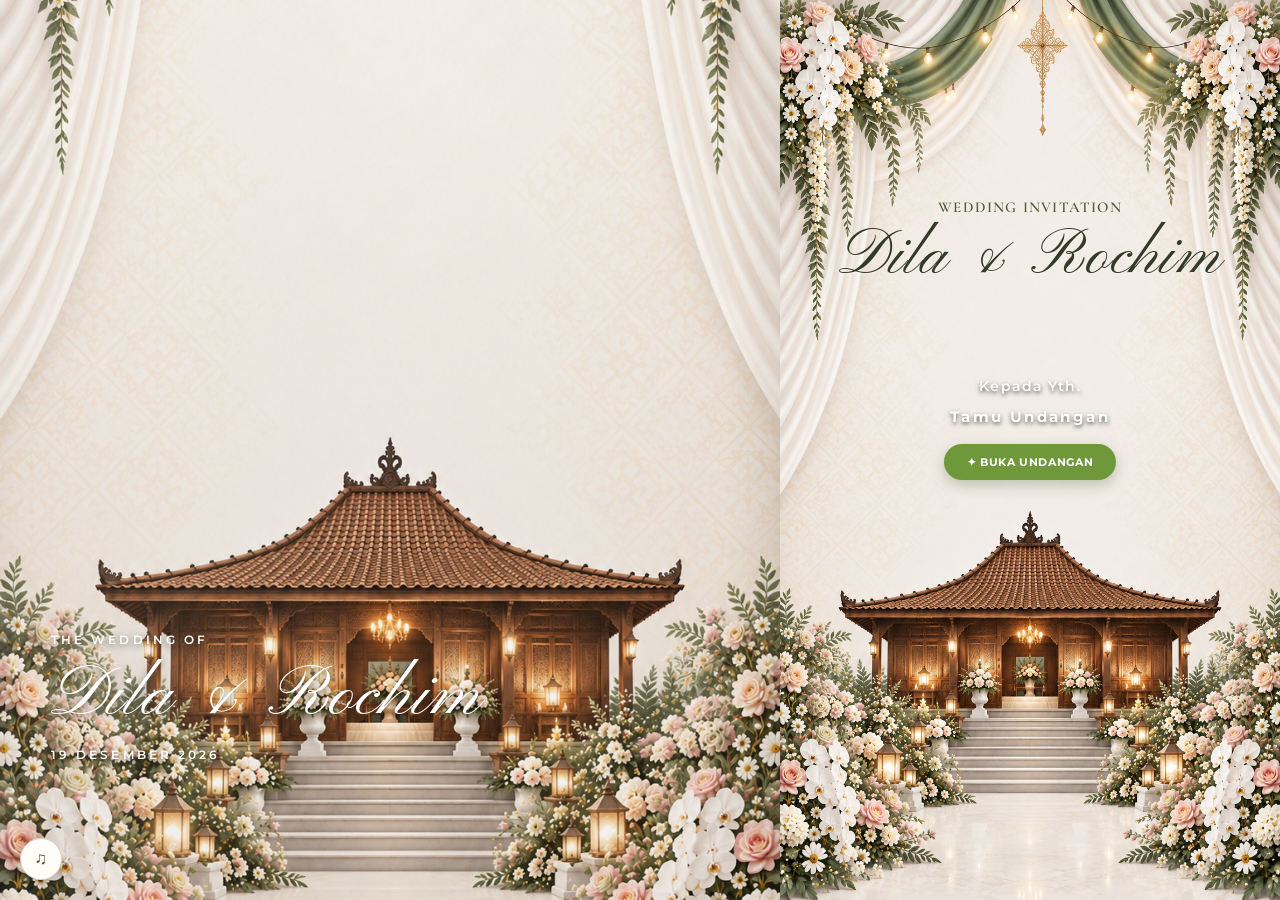
<file: index.html>
<!doctype html>
<html lang="id">
<head>
  <meta charset="UTF-8">
  <meta name="viewport" content="width=device-width, initial-scale=1.0">
  <meta name="description" content="Undangan pernikahan Dila dan Rochim">
  <title>Dila & Rochim — Wedding Invitation</title>
  <link rel="preconnect" href="https://fonts.googleapis.com">
  <link rel="preconnect" href="https://fonts.gstatic.com" crossorigin>
  <link href="https://fonts.googleapis.com/css2?family=Amiri:wght@400;700&family=Cormorant+Garamond:wght@400;500;600;700&family=Great+Vibes&family=Montserrat:wght@400;500;600;700&family=Pinyon+Script&display=swap" rel="stylesheet">
  <link rel="stylesheet" href="styles.css">
</head>
<body class="locked">
  <aside class="desktop-cover" aria-hidden="true">
    <div class="grain"></div>
    <div class="cover-copy">
      <p class="eyebrow">THE WEDDING OF</p>
      <h1>Dila <span>&</span> Rochim</h1>
      <p class="date">19 DESEMBER 2026</p>
    </div>
  </aside>

  <main class="invitation" id="invitation">
    <section class="opening" id="opening">
      <div class="opening-inner">
        <p class="eyebrow">WEDDING INVITATION</p>
        <h2>Dila <span>&</span> Rochim</h2>
        <div class="guest">
          <p>Kepada Yth.</p>
          <strong id="guest-name">Tamu Undangan</strong>
        </div>
        <button class="pill" id="open-invitation" type="button">✦ BUKA UNDANGAN</button>
      </div>
    </section>

    <div class="content" id="content" aria-hidden="true">
      <section class="hero section hero-motion">
        <div class="arch arch-photo photo-one" role="img" aria-label="Video pembuka pernikahan">
          <video muted playsinline preload="auto" poster="assets/reference/JAWA-03-FALLBACK.jpg">
            <source src="assets/reference/3D-Motion-Jawa-03.mp4" type="video/mp4">
          </video>
        </div>
        <div class="hero-copy">
          <p class="eyebrow">THE WEDDING OF</p>
          <h2>Dila <span>&</span> Rochim</h2>
          <p class="date">19 DESEMBER 2026</p>
          <p class="intro">Dengan penuh rasa syukur, kami mengundang Anda untuk hadir dan menjadi bagian dari hari bahagia kami.</p>
        </div>
      </section>

      <section class="couple section warm">
        <p class="script">Bride & Groom</p>
        <article>
          <div class="portrait portrait-woman" aria-hidden="true"></div>
          <p class="role">THE BRIDE</p>
          <h3>Dila</h3>
          <p>Dila</p>
        </article>
        <div class="ampersand">&</div>
        <article>
          <div class="portrait portrait-man" aria-hidden="true"></div>
          <p class="role">THE GROOM</p>
          <h3>Rochim</h3>
          <p>Rochim</p>
        </article>
      </section>

      <section class="story section warm">
        <img class="section-divider" src="assets/reference/aset-divider-tema-jawa-03.png" alt="" aria-hidden="true">
        <p class="script">Our Story</p>
        <h3>Perjalanan Cinta Kami</h3>
        <div class="story-copy">
          <p>Jika mencintai adalah sebuah perjalanan, maka takdir menuliskan awal kisah kami dengan begitu indah. Pada Juni 2022, semesta mempertemukan kami di sebuah lembaga pendidikan—tempat mimpi-mimpi dikejar dan, tanpa kami sangka, tempat dua hati mulai saling mengenal. Dari percakapan sederhana, tumbuh rasa yang perlahan kami jaga dengan doa dan kesungguhan.</p>
          <p>Waktu mengajarkan kami arti sabar, percaya, dan bertumbuh bersama. Setelah melewati berbagai cerita, pada 4 April 2026 kami mengikat janji lamaran di hadapan keluarga tercinta. Hari itu menjadi langkah baru yang membawa kami semakin dekat menuju satu tujuan dan satu ibadah terpanjang.</p>
          <p>Atas izin dan rida Allah SWT, pada 19 Desember 2026 kami akan melabuhkan hati dalam ikatan suci pernikahan. Merupakan kebahagiaan dan kehormatan bagi kami apabila Bapak/Ibu/Saudara/i berkenan hadir serta mengiringi awal perjalanan kami dengan doa restu.</p>
        </div>
      </section>

      <section class="quote section">
        <img class="section-divider" src="assets/reference/aset-divider-tema-jawa-03.png" alt="" aria-hidden="true">
        <div class="line-ornament">✦</div>
        <p class="arabic" lang="ar" dir="rtl">وَمِنْ اٰيٰتِهٖٓ اَنْ خَلَقَ لَكُمْ مِّنْ اَنْفُسِكُمْ اَزْوَاجًا لِّتَسْكُنُوْٓا اِلَيْهَا وَجَعَلَ بَيْنَكُمْ مَّوَدَّةً وَّرَحْمَةًۗ اِنَّ فِيْ ذٰلِكَ لَاٰيٰتٍ لِّقَوْمٍ يَّتَفَكَّرُوْنَ ۝٢١</p>
        <p class="translation">“Di antara tanda-tanda (kebesaran)-Nya ialah bahwa Dia menciptakan pasangan-pasangan untukmu dari (jenis) dirimu sendiri agar kamu merasa tenteram kepadanya. Dia menjadikan di antaramu rasa cinta dan kasih sayang. Sesungguhnya pada yang demikian itu benar-benar terdapat tanda-tanda (kebesaran Allah) bagi kaum yang berpikir.”</p>
        <span>QS. Ar-Rum: 21</span>
      </section>

      <section class="event section warm">
        <img class="section-divider" src="assets/reference/aset-divider-tema-jawa-03.png" alt="" aria-hidden="true">
        <p class="script">Wedding Event</p>
        <h3>Save The Date</h3>
        <div class="countdown" id="countdown">
          <div><b id="days">00</b><span>Hari</span></div>
          <div><b id="hours">00</b><span>Jam</span></div>
          <div><b id="minutes">00</b><span>Menit</span></div>
          <div><b id="seconds">00</b><span>Detik</span></div>
        </div>
        <div class="event-card">
          <p class="role">AKAD NIKAH & RESEPSI</p>
          <h4>Sabtu, 19 Desember 2026</h4>
          <p>Akad Nikah · 08.00 WIB</p>
          <p>Resepsi · 09.00 WIB</p>
          <hr>
          <p>Masjid Suciati Saliman</p>
          <a class="pill outline" href="https://www.google.com/maps/search/?api=1&amp;query=Masjid+Suciati+Saliman" target="_blank" rel="noreferrer">LIHAT LOKASI</a>
        </div>
      </section>

      <section class="checkin section">
        <img class="section-divider" src="assets/reference/aset-divider-tema-jawa-03.png" alt="" aria-hidden="true">
        <p class="script">Wedding Check-in</p>
        <h3>Scan Saat Hadir</h3>
        <p class="checkin-intro">Tunjukkan QR code ini kepada petugas ketika tiba di lokasi acara.</p>
        <div class="qr-card">
          <div id="guest-qr" class="guest-qr" role="img" aria-label="QR code check-in tamu"></div>
          <p class="qr-guest" id="qr-guest-name">Tamu Undangan</p>
          <span>19 Desember 2026 · Masjid Suciati Saliman</span>
        </div>
      </section>

      <section class="gallery section">
        <img class="section-divider" src="assets/reference/kembar-mayang-coklat.png" alt="" aria-hidden="true">
        <p class="script">Our Moments</p>
        <h3>Love Gallery</h3>
        <div class="gallery-grid">
          <div class="gallery-item g1"></div><div class="gallery-item g2"></div>
          <div class="gallery-item g3"></div><div class="gallery-item g4"></div>
        </div>
      </section>

      <section class="rsvp section warm">
        <img class="section-divider" src="assets/reference/aset-divider-tema-jawa-03.png" alt="" aria-hidden="true">
        <p class="script">Best Wishes</p>
        <h3>Ucapan & Doa</h3>
        <form id="wish-form">
          <label>Nama<input id="name" type="text" required placeholder="Nama Anda"></label>
          <label>Konfirmasi Kehadiran<select id="attendance"><option>Hadir</option><option>Tidak dapat hadir</option></select></label>
          <label>Ucapan<textarea id="message" required rows="4" placeholder="Tulis ucapan terbaik..."></textarea></label>
          <button class="pill" type="submit">KIRIM UCAPAN</button>
        </form>
        <div id="wishes" class="wishes" aria-live="polite"></div>
      </section>

      <footer>
        <p>Merupakan suatu kehormatan dan kebahagiaan bagi kami apabila Anda berkenan hadir.</p>
        <h3>Dila <span>&</span> Rochim</h3>
        <small>Made with love · 2026</small>
        <a class="provider" href="https://pantoo.id" target="_blank" rel="noopener noreferrer">Provided by pantoo.id</a>
      </footer>
    </div>
  </main>

  <button class="music" id="music" type="button" aria-label="Putar musik">♫</button>
  <audio id="song" src="assets/reference/JALARANING%20TRESNA%20-%20WORO%20ENDAH%20FT%20ILHAM%20PRADANA%20%28KERONCONG%20VERSION%29%20%20HAI%20KERONCONG.mp3" preload="auto" loop></audio>
  <script src="assets/vendor/qrcode.min.js"></script>
  <script src="script.js"></script>
</body>
</html>
</file>
<file: styles.css>
:root{--ivory:#f7f4ed;--cream:#e9e1d3;--brown:#61351f;--gold:#9b6a37;--ink:#402719;--white:#fff;--sans:"Montserrat",sans-serif;--serif:"Cormorant Garamond",serif}
.invitation{overflow-x:hidden}
.opening{transition:opacity .5s ease}.opening.cover-closing{opacity:0;pointer-events:none}
.animated{animation-duration:1.25s;animation-fill-mode:both}.animated-slow{animation-duration:2s}.is-waiting{visibility:hidden}.is-animated{visibility:visible}
@keyframes fadeIn{from{opacity:0}to{opacity:1}}
@keyframes fadeInUp{from{opacity:0;transform:translate3d(0,100%,0)}to{opacity:1;transform:none}}
@keyframes fadeInDown{from{opacity:0;transform:translate3d(0,-100%,0)}to{opacity:1;transform:none}}
@keyframes fadeInLeft{from{opacity:0;transform:translate3d(-100%,0,0)}to{opacity:1;transform:none}}
@keyframes zoomIn{from{opacity:0;transform:scale3d(.3,.3,.3)}50%{opacity:1}}
@keyframes slideInUp{from{visibility:visible;transform:translate3d(0,100%,0)}to{transform:translateZ(0)}}
@keyframes rotateInDownRight{from{opacity:0;transform-origin:right bottom;transform:rotate3d(0,0,1,45deg)}to{opacity:1;transform-origin:right bottom;transform:none}}
@keyframes rotateInDownLeft{from{opacity:0;transform-origin:left bottom;transform:rotate3d(0,0,1,-45deg)}to{opacity:1;transform-origin:left bottom;transform:none}}
.fadeIn{animation-name:fadeIn}.fadeInUp{animation-name:fadeInUp}.fadeInDown{animation-name:fadeInDown}.fadeInLeft{animation-name:fadeInLeft}.zoomIn{animation-name:zoomIn}.slideInUp{animation-name:slideInUp}.rotateInDownRight{animation-name:rotateInDownRight}.rotateInDownLeft{animation-name:rotateInDownLeft}
.opening .eyebrow,.opening h2,.opening .guest{animation:zoomIn 1.25s both}.opening h2{animation-delay:.1s}.opening .guest{animation-delay:.15s}.opening .pill{animation:fadeInUp 1.25s .2s both}
.couple:before,.couple:after{content:"";position:absolute;width:130px;height:210px;background:url("assets/reference/BUNGA-JAWA-03.png") center/contain no-repeat;pointer-events:none;animation:goyang 5s ease-in-out infinite alternate;transform-origin:bottom center}.couple:before{left:-55px;top:12%;}.couple:after{right:-55px;bottom:10%;transform:scaleX(-1)}
@keyframes goyang{0%{rotate:-3deg}100%{rotate:3deg}}
.desktop-cover{background-image:linear-gradient(rgba(241,232,214,.08),rgba(111,76,43,.08)),url("assets/reference/backgorund-desktop-jawa-03.png");background-size:cover;background-position:center bottom}
.desktop-cover:before{background:linear-gradient(90deg,rgba(255,255,255,.06),transparent 55%)}
.opening{background-image:linear-gradient(rgba(255,255,255,.68),rgba(255,255,255,.76)),url("assets/reference/JAWA-03-FALLBACK.jpg");background-size:cover;background-position:center}.opening:before,.opening:after{display:none}
.hero{background-image:linear-gradient(rgba(247,244,237,.5),rgba(247,244,237,.86)),url("assets/reference/paper-plos-p-1.jpg");background-size:cover;background-position:center}
.arch{overflow:hidden;background:url("assets/reference/JAWA-03-FALLBACK.jpg") center/cover no-repeat}.arch video{width:100%;height:100%;display:block;object-fit:cover}
.couple{background-image:linear-gradient(rgba(246,239,226,.55),rgba(246,239,226,.66)),url("assets/reference/backgorund-mempelai-min.png");background-size:cover;background-position:center top}
.quote{background-image:linear-gradient(rgba(63,37,21,.46),rgba(63,37,21,.56)),url("assets/reference/background-ayat-jawa-03-min.png");background-size:cover;background-position:center}
.event{background-image:linear-gradient(rgba(241,231,213,.62),rgba(241,231,213,.72)),url("assets/reference/background-acara-jawa-03.jpg");background-size:cover;background-position:center top;background-attachment:local}
.gallery{background-image:linear-gradient(rgba(247,244,237,.63),rgba(247,244,237,.73)),url("assets/reference/background-wedding-gift-jawa-03-1.png");background-size:cover;background-position:center}
.rsvp{background-image:linear-gradient(rgba(241,231,213,.68),rgba(241,231,213,.76)),url("assets/reference/background-wishes-jawa-03-1.png");background-size:cover;background-position:center}
footer{background-image:linear-gradient(rgba(68,40,23,.52),rgba(68,40,23,.7)),url("assets/reference/background-closing-jawa-03.jpg");background-size:cover;background-position:center bottom;min-height:620px;display:flex;flex-direction:column;justify-content:center}
.section-divider{display:block;width:132px;max-height:82px;object-fit:contain;margin:-35px auto 28px}.gallery .section-divider{width:90px;max-height:120px}
.gallery-item{box-shadow:inset 0 0 0 1px rgba(255,255,255,.28)}.g1{background-image:url("assets/reference/backgorund-desktop-jawa-03.png");background-position:center}.g2{background-image:url("assets/reference/JAWA-03-FALLBACK.jpg")}.g3{background-image:url("assets/reference/background-acara-jawa-03.jpg")}.g4{background-image:url("assets/reference/background-closing-jawa-03.jpg")}
*{box-sizing:border-box}html{scroll-behavior:smooth}body{margin:0;background:#d7d3cd;color:var(--ink);font-family:var(--sans);font-size:14px;letter-spacing:.03em}.locked{overflow:hidden}.desktop-cover,.invitation{position:fixed;top:0;bottom:0}.desktop-cover{left:0;width:calc(100% - 500px);overflow:hidden;background:linear-gradient(180deg,#bdbcb9 0%,#d6d1c8 62%,#e7dfd1 100%)}.desktop-cover:before{content:"";position:absolute;inset:0;background:radial-gradient(circle at 15% 5%,rgba(255,255,255,.38),transparent 28%),linear-gradient(115deg,transparent 50%,rgba(255,255,255,.18));}.grain{position:absolute;inset:0;opacity:.17;background-image:url("data:image/svg+xml,%3Csvg viewBox='0 0 180 180' xmlns='http://www.w3.org/2000/svg'%3E%3Cfilter id='n'%3E%3CfeTurbulence type='fractalNoise' baseFrequency='.8' numOctaves='3' stitchTiles='stitch'/%3E%3C/filter%3E%3Crect width='100%25' height='100%25' filter='url(%23n)' opacity='.22'/%3E%3C/svg%3E")}.cover-copy{position:absolute;left:6.5%;bottom:14%;z-index:1}.eyebrow,.date,.role{font-size:12px;letter-spacing:.26em}.cover-copy h1,.opening h2,.hero h2{font:500 clamp(46px,5vw,68px)/1 var(--serif);margin:14px 0}.cover-copy h1 span,.opening h2 span,.hero h2 span,footer h3 span{font-style:italic}.invitation{right:0;width:500px;overflow-y:auto;background:var(--ivory);box-shadow:-15px 0 40px rgba(45,28,15,.08)}.opening{height:100vh;min-height:620px;display:grid;place-items:center;text-align:center;position:relative;background:linear-gradient(rgba(255,255,255,.78),rgba(255,255,255,.88)),radial-gradient(ellipse at 70% 20%,#ddd4c6,transparent 48%),var(--ivory)}.opening:before,.opening:after{content:"";position:absolute;width:170px;height:260px;border:1px solid rgba(97,53,31,.13);border-radius:50% 50% 0 0}.opening:before{left:-80px;top:70px;transform:rotate(20deg)}.opening:after{right:-100px;bottom:35px;transform:rotate(-25deg)}.opening-inner{z-index:1}.opening h2{font-size:52px}.guest{margin:85px 0 20px}.guest p{margin:0 0 12px}.guest strong{font-size:15px;letter-spacing:.16em}.pill{border:0;border-radius:99px;padding:13px 24px;background:var(--gold);color:#fff;font:600 11px var(--sans);letter-spacing:.06em;cursor:pointer;transition:.25s}.pill:hover{transform:translateY(-2px);filter:brightness(.94)}.content{display:none}.content.revealed{display:block}.section{padding:76px 42px;text-align:center;position:relative}.warm{background:var(--cream)}.hero{min-height:100vh;padding-top:55px}.arch{width:78%;height:420px;margin:0 auto 35px;border-radius:220px 220px 8px 8px;box-shadow:0 18px 45px rgba(65,39,24,.18)}.photo-one{background:linear-gradient(180deg,transparent 30%,rgba(36,24,18,.45)),radial-gradient(circle at 53% 45%,#d7bca3 0 6%,transparent 7%),linear-gradient(115deg,#9c856e,#ddd1c0 48%,#79614e)}.hero h2{font-size:50px}.intro{line-height:1.9;max-width:360px;margin:28px auto}.script{font:italic 25px var(--serif);margin:0 0 6px}.section h3{font:500 38px var(--serif);margin:8px 0 28px}.couple article p{margin:7px}.portrait{width:190px;height:230px;margin:25px auto;border-radius:95px 95px 8px 8px;background:#b8a18b}.portrait-man{background:radial-gradient(circle at 50% 34%,#d2aa8d 0 13%,transparent 14%),linear-gradient(150deg,#4c433d 35%,#b69a83)}.portrait-woman{background:radial-gradient(circle at 50% 34%,#d7ad92 0 13%,transparent 14%),linear-gradient(35deg,#d8c3ad 35%,#77675d)}.couple h3{font-size:42px;margin:0}.ampersand{font:italic 46px var(--serif);margin:26px}.quote{background:var(--brown);color:#fff;padding-block:86px}.quote p{font:24px/1.55 var(--serif);max-width:390px;margin:25px auto}.quote span{font-size:11px;letter-spacing:.2em}.line-ornament:before,.line-ornament:after{content:"";display:inline-block;width:80px;height:1px;background:#b9926b;vertical-align:middle;margin:0 15px}.countdown{display:grid;grid-template-columns:repeat(4,1fr);gap:8px;margin:25px 0 38px}.countdown div{padding:14px 5px;border:1px solid rgba(97,53,31,.24)}.countdown b{display:block;font:500 28px var(--serif)}.countdown span{font-size:9px;text-transform:uppercase}.event-card{background:rgba(255,255,255,.55);padding:28px 24px;margin:14px 0;border:1px solid rgba(97,53,31,.15)}.event-card h4{font:500 25px var(--serif);margin:14px}.event-card p{line-height:1.8}.event-card hr{border:0;border-top:1px solid rgba(97,53,31,.16);margin:20px}.outline{display:inline-block;margin-top:12px;text-decoration:none}.gallery-grid{display:grid;grid-template-columns:1fr 1fr;gap:8px}.gallery-item{height:230px;background-size:cover;background-position:center}.g1{grid-row:span 2;height:468px;background:linear-gradient(20deg,rgba(59,39,27,.25),transparent),linear-gradient(135deg,#cbb59e,#745e4e)}.g2{background:linear-gradient(35deg,#796658,#d8c5af)}.g3{background:linear-gradient(150deg,#ae927c,#eadfd1)}.g4{grid-column:span 2;background:linear-gradient(100deg,#d9c7b5,#816b58)}form{display:grid;gap:15px;text-align:left}label{font-size:11px;letter-spacing:.08em}input,select,textarea{width:100%;margin-top:7px;border:1px solid rgba(97,53,31,.22);background:#faf8f2;padding:13px;font:13px var(--sans);color:var(--ink);outline:none}input:focus,select:focus,textarea:focus{border-color:var(--gold)}textarea{resize:vertical}.wishes{margin-top:25px;text-align:left}.wish{background:rgba(255,255,255,.5);padding:14px;margin:8px 0;border-left:3px solid var(--gold);line-height:1.55}.wish b{display:block;margin-bottom:4px}footer{background:var(--brown);color:#fff;text-align:center;padding:70px 40px}footer p{line-height:1.8}footer h3{font:500 37px var(--serif);margin:28px 0}.music{position:fixed;left:20px;bottom:20px;width:42px;height:42px;border:0;border-radius:50%;background:white;color:var(--brown);font-size:17px;z-index:10;box-shadow:0 5px 16px #0002;cursor:pointer}.music.playing{animation:spin 4s linear infinite}@keyframes spin{to{transform:rotate(360deg)}}
@media(max-width:900px){.desktop-cover{display:none}.invitation{left:0;width:100%;max-width:520px;margin:auto}.section{padding-inline:28px}.music{left:auto;right:18px}.arch{height:390px}}
@media(max-width:390px){.opening h2,.hero h2{font-size:43px}.guest{margin-top:70px}.arch{width:88%;height:360px}.section{padding-inline:22px}.countdown b{font-size:23px}}

/* Local Leafitation assets — kept last so component defaults cannot override them. */
.desktop-cover{background:linear-gradient(rgba(241,232,214,.08),rgba(111,76,43,.08)),url("assets/reference/backgorund-desktop-jawa-03.png") center bottom/cover no-repeat}.desktop-cover:before{background:linear-gradient(90deg,rgba(255,255,255,.06),transparent 55%)}
.opening{background:linear-gradient(rgba(255,255,255,.18),rgba(255,255,255,.3)),url("assets/reference/JAWA-03-FALLBACK.jpg") center/cover no-repeat}.opening:before,.opening:after{display:none}
.hero{background:linear-gradient(rgba(247,244,237,.5),rgba(247,244,237,.86)),url("assets/reference/paper-plos-p-1.jpg") center/cover no-repeat}.arch.photo-one{overflow:hidden;background:url("assets/reference/JAWA-03-FALLBACK.jpg") center/cover no-repeat}.arch video{width:100%;height:100%;display:block;object-fit:cover}
.couple.warm{background:linear-gradient(rgba(246,239,226,.55),rgba(246,239,226,.66)),url("assets/reference/backgorund-mempelai-min.png") center top/cover no-repeat}
.quote{background:linear-gradient(rgba(63,37,21,.46),rgba(63,37,21,.56)),url("assets/reference/background-ayat-jawa-03-min.png") center/cover no-repeat}
.event.warm{background:linear-gradient(rgba(241,231,213,.62),rgba(241,231,213,.72)),url("assets/reference/background-acara-jawa-03.jpg") center top/cover no-repeat}
.gallery{background:linear-gradient(rgba(247,244,237,.63),rgba(247,244,237,.73)),url("assets/reference/background-wedding-gift-jawa-03-1.png") center/cover no-repeat}
.rsvp.warm{background:linear-gradient(rgba(241,231,213,.68),rgba(241,231,213,.76)),url("assets/reference/background-wishes-jawa-03-1.png") center/cover no-repeat}
footer{background:linear-gradient(rgba(68,40,23,.52),rgba(68,40,23,.7)),url("assets/reference/background-closing-jawa-03.jpg") center bottom/cover no-repeat;min-height:620px;display:flex;flex-direction:column;justify-content:center}
.g1{background-image:url("assets/reference/backgorund-desktop-jawa-03.png")}.g2{background-image:url("assets/reference/JAWA-03-FALLBACK.jpg")}.g3{background-image:url("assets/reference/background-acara-jawa-03.jpg")}.g4{background-image:url("assets/reference/background-closing-jawa-03.jpg")}
.hero-motion{height:100vh;min-height:620px;padding:0;overflow:hidden;background:#efe5d4}.hero-motion .arch{position:absolute;inset:0;width:100%;height:100%;margin:0;border-radius:0;box-shadow:none}.hero-motion .arch video{width:100%;height:100%;object-fit:cover;object-position:center}.hero-copy{position:absolute;z-index:2;left:0;right:0;bottom:5%;padding:50px 34px 28px;background:linear-gradient(transparent,rgba(247,244,237,.86) 42%,rgba(247,244,237,.96))}.hero-motion .hero-copy h2{margin:8px 0}.hero-motion .intro{margin:16px auto 0}
@media(max-width:900px){.hero-motion{height:100svh;min-height:600px}.hero-motion .arch{height:100%}}
.desktop-cover:after{content:"";position:absolute;z-index:2;inset:0;background:rgba(24,15,9,.62);opacity:0;pointer-events:none;transition:opacity 1s ease}.invitation-open .desktop-cover:after{opacity:1}.desktop-cover .cover-copy{transition:filter 1s ease,opacity 1s ease}.invitation-open .desktop-cover .cover-copy{filter:brightness(.62);opacity:.72}
.hero-motion .hero-copy{top:58%;bottom:auto;transform:translateY(-50%);padding:0 34px;background:none}.hero-motion .hero-copy h2{font-size:34px;text-transform:uppercase}.hero-motion .hero-copy .date{display:none}.hero-motion .intro{display:none}
@media(max-width:900px){.hero-motion .hero-copy{top:58%;bottom:auto;padding:0 28px}}
.opening{display:block;background:url("assets/reference/backgorund-desktop-jawa-03.png") center center/cover no-repeat}.opening-inner{position:absolute;z-index:1;top:22%;left:24px;right:24px}.opening .eyebrow{font-family:var(--serif);font-size:15px;letter-spacing:.08em;margin:0}.opening h2{font-size:56px;line-height:.95;margin:12px 0;color:#542b19}.opening .guest{margin:88px 0 18px}.opening .guest p{font-size:14px;font-weight:600;letter-spacing:.08em}.opening .guest strong{font-size:15px}.opening .pill{padding:11px 23px;background:#8a512a;font-size:11px;box-shadow:0 3px 8px rgba(63,35,19,.12)}
@media(max-width:520px){.opening-inner{top:22%}.opening h2{font-size:48px}.opening .guest{margin-top:82px}}

/* Olive green theme inspired by the supplied reference. */
:root{--ivory:#fbf8ef;--cream:#eef0df;--brown:#4f5832;--gold:#a98651;--ink:#4d5534;--white:#fff}
body{background:#c9cbbd;color:var(--ink)}
.desktop-cover{background-color:#7d845a;background-blend-mode:soft-light,normal}
.desktop-cover:after{background:rgba(25,31,15,.66)}
.cover-copy,.opening-inner,.hero-copy{color:#4f5832}.cover-copy h1,.opening h2,.hero h2{color:#4f5832}
.opening{background-color:#a7ad81;background-blend-mode:soft-light}.opening .pill,.pill{background:#777f4f;color:#fff}.opening .pill{background:#777f4f;box-shadow:0 4px 12px rgba(58,67,35,.2)}.pill:hover{background:#687044}
.music{color:#667044;background:#fffdf5;box-shadow:0 5px 16px rgba(45,55,27,.25)}
.hero{background-color:#eef0df;background-blend-mode:screen}.hero-motion{background:#e8ead8}
.couple.warm{background-color:#dce0c7;background-blend-mode:soft-light}.couple:before,.couple:after{filter:hue-rotate(42deg) saturate(.75)}
.quote{background:linear-gradient(rgba(46,57,28,.58),rgba(46,57,28,.7)),url("assets/reference/background-ayat-jawa-03-min.png") center/cover no-repeat;color:#fffdf4}
.event.warm{background:linear-gradient(rgba(226,231,204,.66),rgba(226,231,204,.78)),url("assets/reference/background-acara-jawa-03.jpg") center top/cover no-repeat}
.event-card{background:rgba(255,255,246,.7);border-color:rgba(79,88,50,.24);box-shadow:0 10px 28px rgba(55,66,32,.08)}.event-card hr{border-color:rgba(79,88,50,.22)}
.gallery{background:linear-gradient(rgba(241,243,224,.68),rgba(241,243,224,.78)),url("assets/reference/background-wedding-gift-jawa-03-1.png") center/cover no-repeat}.gallery-item{filter:saturate(.78) hue-rotate(20deg)}
.rsvp.warm{background:linear-gradient(rgba(225,230,202,.72),rgba(225,230,202,.82)),url("assets/reference/background-wishes-jawa-03-1.png") center/cover no-repeat}
input,select,textarea{background:#fffdf5;border-color:rgba(79,88,50,.3);color:#4d5534}input:focus,select:focus,textarea:focus{border-color:#777f4f}.wish{background:rgba(255,255,246,.72);border-left-color:#777f4f}
.countdown div{border-color:rgba(79,88,50,.34);background:rgba(255,255,246,.35)}
.line-ornament:before,.line-ornament:after{background:#9aa06e}
footer{background:linear-gradient(rgba(42,52,25,.62),rgba(42,52,25,.8)),url("assets/reference/background-closing-jawa-03.jpg") center bottom/cover no-repeat;color:#fffdf4}

/* Refined palette: warm ivory base with restrained olive accents. */
:root{--ivory:#faf7ef;--cream:#f1ede3;--brown:#6f7455;--gold:#ae9367;--ink:#505143;--white:#fff}
body{background:#d5d2c9;color:#505143}
.desktop-cover{background-color:transparent;background-blend-mode:normal}.desktop-cover:after{background:rgba(28,31,21,.54)}
.cover-copy,.opening-inner,.hero-copy{color:#505143}.cover-copy h1,.opening h2,.hero h2,.couple h3,.event h3,.gallery h3,.rsvp h3,footer h3{color:#555944}
.opening{background-color:transparent;background-blend-mode:normal}.opening .pill,.pill{background:#777b59;color:#fff}.opening .pill{background:#777b59;box-shadow:0 4px 12px rgba(54,57,40,.16)}.pill:hover{background:#696e4f}
.music{color:#6e7353;background:#fffdf7;box-shadow:0 5px 16px rgba(54,57,40,.18)}
.hero{background-color:transparent;background-blend-mode:normal}.hero-motion{background:#f1ede3}
.couple.warm{background:linear-gradient(rgba(247,244,235,.48),rgba(242,240,229,.56)),url("assets/reference/backgorund-mempelai-min.png") center top/cover no-repeat}.couple:before,.couple:after{filter:hue-rotate(30deg) saturate(.62)}
.portrait{filter:saturate(.62) sepia(.08) hue-rotate(18deg)}
.quote{background:linear-gradient(rgba(62,68,46,.46),rgba(62,68,46,.58)),url("assets/reference/background-ayat-jawa-03-min.png") center/cover no-repeat;color:#fffdf7}
.event.warm{background:linear-gradient(rgba(248,246,238,.55),rgba(242,242,231,.64)),url("assets/reference/background-acara-jawa-03.jpg") center top/cover no-repeat}
.event-card{background:rgba(255,253,247,.78);border-color:rgba(103,109,77,.2);box-shadow:0 10px 28px rgba(66,70,48,.06)}.event-card hr{border-color:rgba(103,109,77,.2)}
.gallery{background:linear-gradient(rgba(249,247,239,.58),rgba(244,243,232,.66)),url("assets/reference/background-wedding-gift-jawa-03-1.png") center/cover no-repeat}.gallery-item{filter:saturate(.72) hue-rotate(8deg)}
.rsvp.warm{background:linear-gradient(rgba(249,247,239,.62),rgba(241,241,229,.7)),url("assets/reference/background-wishes-jawa-03-1.png") center/cover no-repeat}
input,select,textarea{background:#fffdf8;border-color:rgba(103,109,77,.24);color:#505143}input:focus,select:focus,textarea:focus{border-color:#777b59}.wish{background:rgba(255,253,247,.76);border-left-color:#777b59}
.countdown div{border-color:rgba(103,109,77,.26);background:rgba(255,253,247,.42)}
.line-ornament:before,.line-ornament:after{background:#aaa27d}.section-divider{filter:saturate(.55) hue-rotate(18deg)}
footer{background:linear-gradient(rgba(55,61,41,.5),rgba(55,61,41,.68)),url("assets/reference/background-closing-jawa-03.jpg") center bottom/cover no-repeat;color:#fffdf7}

/* Stronger accessible contrast on textured backgrounds. */
:root{--brown:#505936;--gold:#987a48;--ink:#35392d}
body{color:#35392d}
.cover-copy,.opening-inner,.hero-copy{color:#35392d;text-shadow:0 1px 2px rgba(255,253,245,.72)}
.cover-copy h1,.opening h2,.hero h2,.couple h3,.event h3,.gallery h3,.rsvp h3{color:#343a28;text-shadow:0 1px 2px rgba(255,253,245,.62)}
.eyebrow,.date,.role{color:#505936;font-weight:600}
.opening .guest p,.opening .guest strong{color:#35392d;text-shadow:0 1px 3px rgba(255,253,245,.9)}
.pill,.opening .pill{background:#59613b;color:#fff;font-weight:700;box-shadow:0 5px 14px rgba(42,47,28,.24)}.pill:hover,.opening .pill:hover{background:#454d2f;filter:none}.pill:focus-visible{outline:3px solid rgba(89,97,59,.34);outline-offset:3px}
.event-card{color:#34382c}.event-card .role{color:#4b5335}.event-card h4{color:#343a28;font-weight:600}
.countdown b{color:#343a28;font-weight:600}.countdown span{color:#4b513b;font-weight:600}
label{color:#34382c;font-weight:600}input,select,textarea{color:#292d24;border-color:rgba(70,77,47,.42)}input::placeholder,textarea::placeholder{color:#707363;opacity:1}
.wish{color:#34382c}.wish b{color:#434b30}
.quote .role,.quote span,footer .eyebrow{color:#f4f1e7}.quote p,footer p,footer h3,footer small{color:#fff;text-shadow:0 1px 3px rgba(20,24,14,.45)}
.music{color:#4e5735;border:1px solid rgba(74,82,48,.22)}

@media(min-width:901px){.desktop-cover{background-position:center 72%}}
@media(min-width:901px){.desktop-cover .cover-copy,.desktop-cover .cover-copy h1,.desktop-cover .cover-copy .eyebrow,.desktop-cover .cover-copy .date{color:#fff;text-shadow:0 2px 7px rgba(20,22,14,.58)}}
.pill,.opening .pill{background:#6f983b;color:#fff;box-shadow:0 5px 14px rgba(54,83,29,.28)}.pill:hover,.opening .pill:hover{background:#587d2f}.pill:focus-visible{outline-color:rgba(111,152,59,.42)}
.opening .guest p,.opening .guest strong{color:#fff;text-shadow:0 2px 4px rgba(34,38,24,.72)}
.event.warm{background:linear-gradient(rgba(239,239,223,.28),rgba(229,232,208,.4)),url("assets/reference/background-acara-jawa-03.jpg") center top/cover no-repeat}.event .script{color:#2b3023;font-weight:600;text-shadow:0 1px 2px rgba(255,255,248,.45)}.event h3{color:#20251c;font-weight:600;text-shadow:0 1px 2px rgba(255,255,248,.5)}
.hero:not(.hero-motion){background:linear-gradient(rgba(248,246,237,.28),rgba(240,240,225,.42)),url("assets/reference/paper-plos-p-1.jpg") center/cover no-repeat}
.couple.warm{background:linear-gradient(rgba(244,242,232,.3),rgba(232,235,215,.44)),url("assets/reference/backgorund-mempelai-min.png") center top/cover no-repeat}
.gallery{background:linear-gradient(rgba(246,244,235,.3),rgba(233,236,217,.44)),url("assets/reference/background-wedding-gift-jawa-03-1.png") center/cover no-repeat}
.rsvp.warm{background:linear-gradient(rgba(246,244,235,.36),rgba(231,234,215,.5)),url("assets/reference/background-wishes-jawa-03-1.png") center/cover no-repeat}
.couple .script,.gallery .script,.rsvp .script{color:#2b3023;font-weight:600;text-shadow:0 1px 2px rgba(255,255,248,.5)}
.couple h3,.gallery h3,.rsvp h3{color:#20251c;font-weight:600;text-shadow:0 1px 2px rgba(255,255,248,.55)}
.couple p,.gallery p,.rsvp p,.hero p{color:#30352a;font-weight:500}.hero .eyebrow,.hero .date,.couple .role{color:#414931;font-weight:700}
.story.warm{background:linear-gradient(rgba(246,244,235,.34),rgba(232,235,216,.48)),url("assets/reference/paper-plos-p-1.jpg") center/cover no-repeat}.story .script{color:#2b3023;font-weight:600}.story h3{color:#20251c;font-weight:600;text-shadow:0 1px 2px rgba(255,255,248,.55)}.story-copy{position:relative;padding:26px 24px;background:rgba(255,253,247,.72);border:1px solid rgba(103,109,77,.2);box-shadow:0 12px 32px rgba(66,70,48,.07);text-align:left}.story-copy:before{content:"“";position:absolute;top:-18px;left:12px;color:rgba(111,152,59,.22);font:100px/1 var(--serif)}.story-copy p{position:relative;margin:0 0 20px;color:#30352a;font:500 14px/1.95 var(--sans);text-align:justify}.story-copy p:last-child{margin-bottom:0;font-weight:600;color:#252a20}
@media(max-width:390px){.story-copy{padding:24px 19px}.story-copy p{font-size:13px;line-height:1.85;text-align:left}}
.cover-copy h1,.opening h2,.hero-motion .hero-copy h2,footer h3{font-family:"Pinyon Script",cursive;font-weight:400;text-transform:none;letter-spacing:.01em}.cover-copy h1{font-size:72px}.opening h2{font-size:64px}.hero-motion .hero-copy h2{font-size:49px;font-weight:400}.script{font-family:"Pinyon Script",cursive;font-size:38px;font-style:normal;font-weight:400!important;line-height:1.15}.couple h3{font-family:"Pinyon Script",cursive;font-size:52px;font-weight:400}.ampersand{font-family:"Pinyon Script",cursive}
@media(max-width:520px){.opening h2{font-size:58px}.hero-motion .hero-copy h2{font-size:44px}.script{font-size:35px}}
.desktop-cover .cover-copy{z-index:3}.invitation-open .desktop-cover .cover-copy{filter:none;opacity:1}.desktop-cover .grain{z-index:0}.desktop-cover:after{z-index:2}
.hero-motion .hero-copy .eyebrow{font-weight:800}.hero-motion .hero-copy h2{font-weight:700;letter-spacing:.01em}
.hero-motion .arch video{opacity:1;transition:opacity .8s ease}.hero-motion.video-ended .arch video{opacity:0}
.story .script{font-family:"Great Vibes",cursive;font-size:48px;font-weight:400!important;line-height:1.15;letter-spacing:.015em;text-transform:none}
@media(max-width:520px){.story .script{font-size:43px}}
.checkin{background:linear-gradient(rgba(246,244,235,.38),rgba(232,235,216,.52)),url("assets/reference/paper-plos-p-1.jpg") center/cover no-repeat}.checkin .script{font-family:"Great Vibes",cursive;font-size:46px;font-weight:400;color:#2b3023}.checkin h3{color:#20251c;font-weight:600}.checkin-intro{max-width:350px;margin:0 auto 25px;color:#30352a;font-weight:500;line-height:1.75}.qr-card{max-width:310px;margin:auto;padding:28px 24px;background:rgba(255,253,247,.9);border:1px solid rgba(103,109,77,.24);box-shadow:0 14px 35px rgba(54,61,37,.12)}.guest-qr{display:flex;justify-content:center;min-height:210px}.guest-qr img,.guest-qr canvas{display:block;max-width:100%;height:auto!important}.qr-guest{margin:20px 0 7px;color:#252a20;font:700 22px var(--serif)}.qr-card span{display:block;color:#555b45;font-size:10px;line-height:1.6;letter-spacing:.06em}
@media(max-width:390px){.checkin .script{font-size:41px}.qr-card{padding:24px 18px}.guest-qr{min-height:190px}.guest-qr img,.guest-qr canvas{width:190px!important}}
.quote .arabic{max-width:410px;margin:28px auto 18px;font-family:"Amiri",serif;font-size:28px;font-weight:700;line-height:2;text-align:center;color:#fff;text-shadow:0 1px 4px rgba(20,24,14,.42)}
.quote .translation{margin:18px auto 22px;font:500 17px/1.7 var(--serif);color:#fff}
@media(max-width:390px){.quote .arabic{font-size:24px;line-height:1.9}}
.provider{display:inline-block;margin-top:14px;color:#fff;text-decoration:none;font-size:11px;font-weight:600;letter-spacing:.08em;opacity:.88}.provider:hover{opacity:1;text-decoration:underline}
</file>
